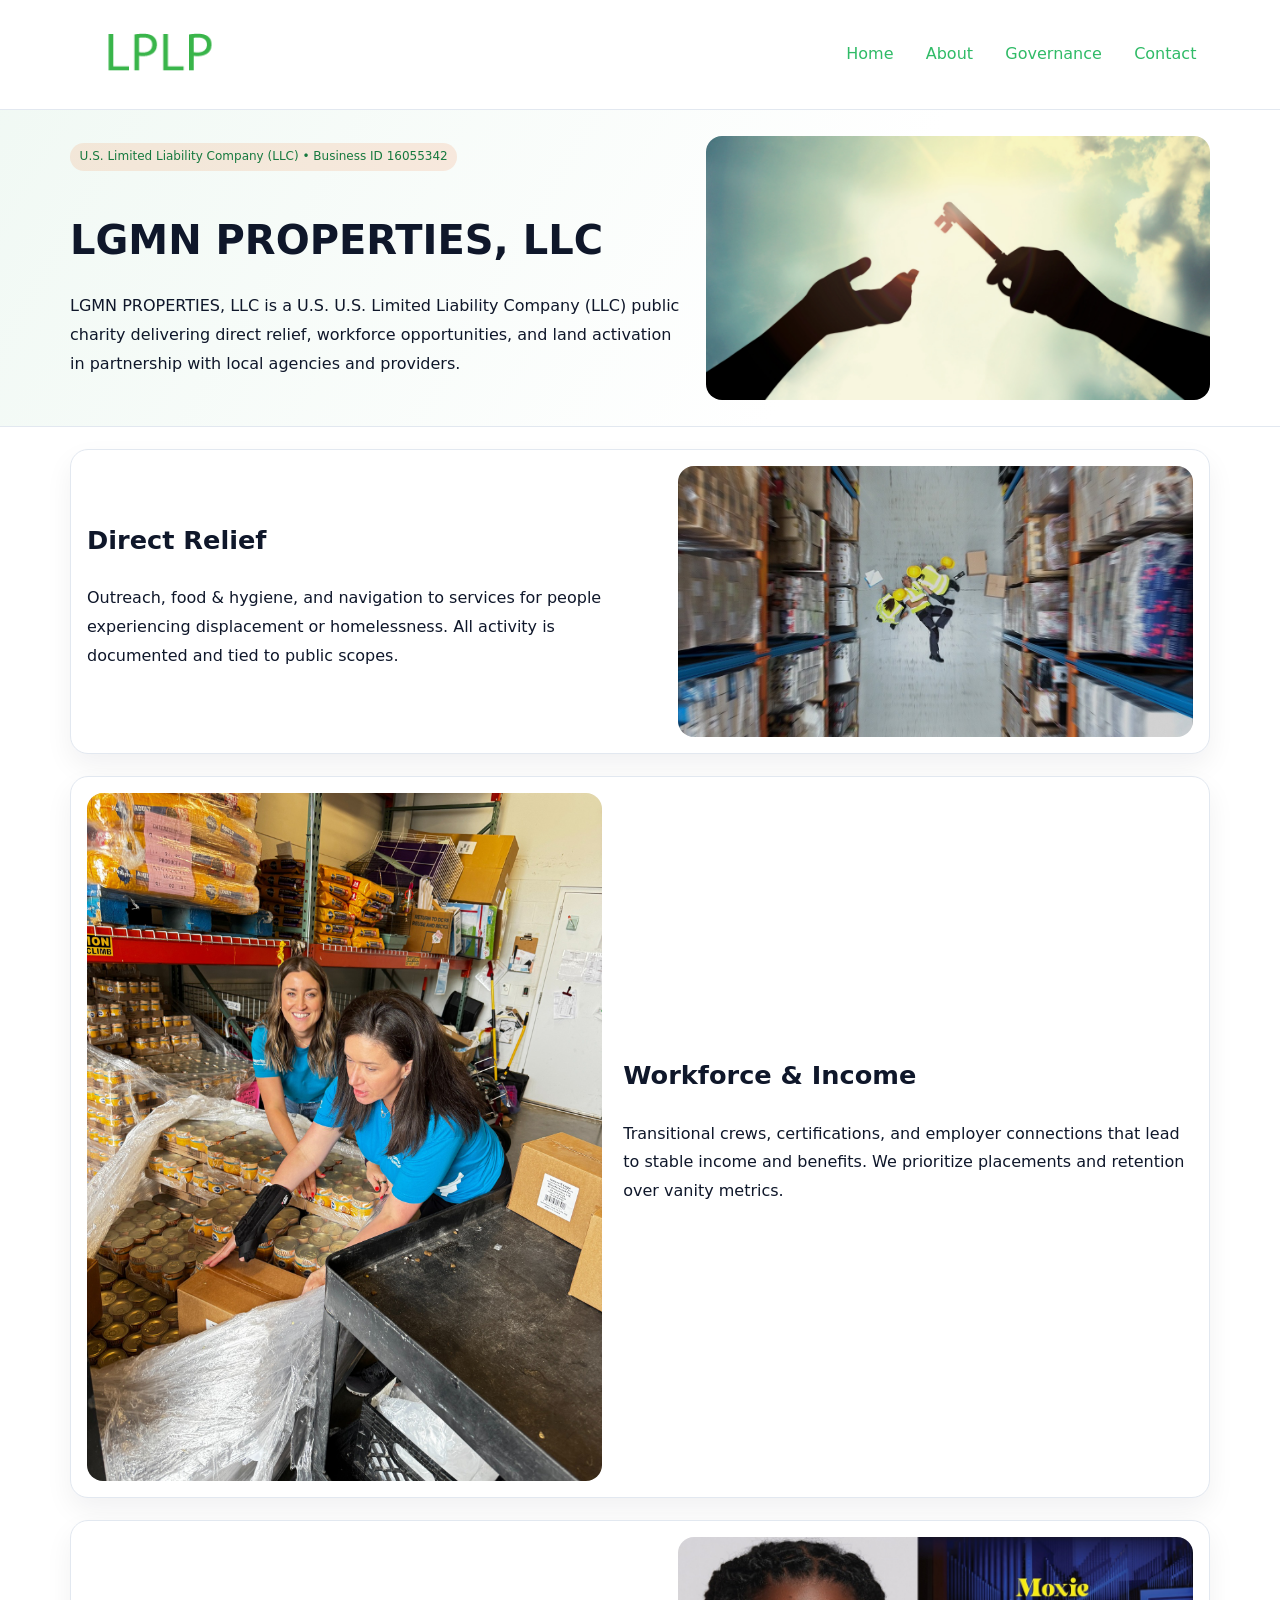
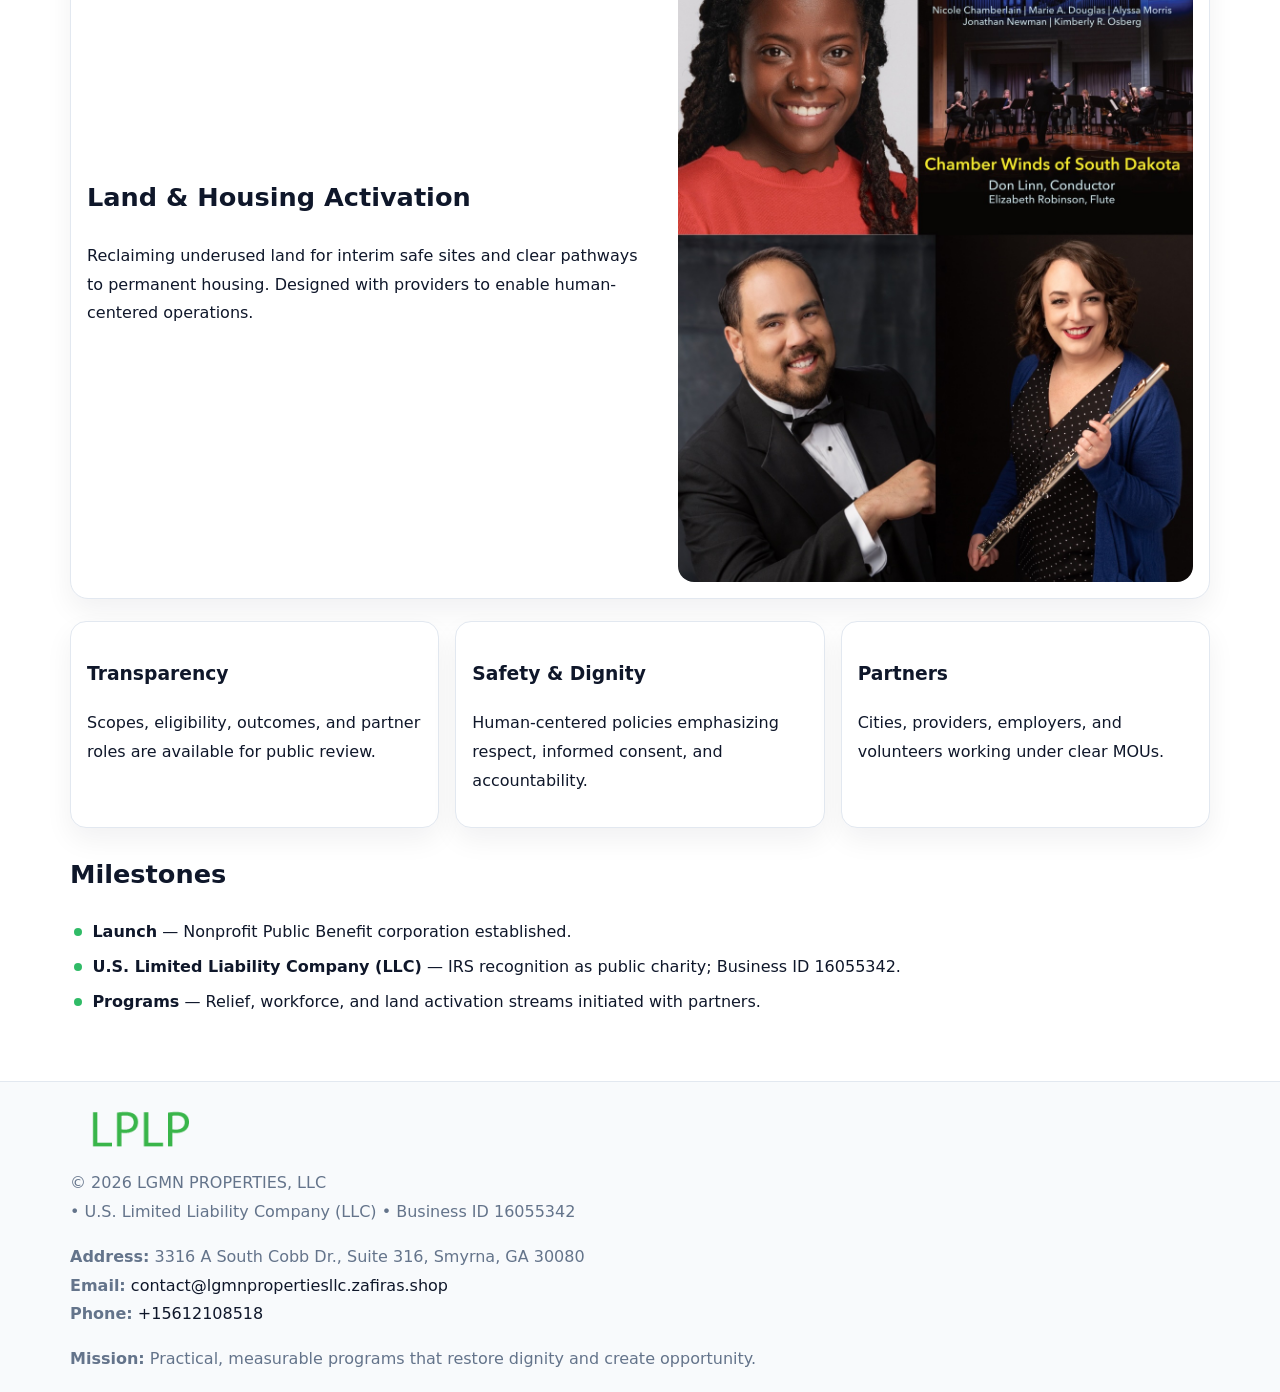
<file: index.html>
<!doctype html><html lang="en"><head>
<meta charset="utf-8">
<meta name="viewport" content="width=device-width,initial-scale=1">
<title>LGMN PROPERTIES, LLC – Nonprofit • 2025</title>
<link rel="stylesheet" href="assets/styles.css">
<link rel="icon" href="images/logo.png">
<meta name="data-ein" content="16055342">
<meta name="data-name" content="LGMN PROPERTIES, LLC">
<meta name="data-email" content="contact@lgmnpropertiesllc.zafiras.shop">
<meta name="data-phone" content="+15612108518">
<meta name="data-address" content="3316 A South Cobb Dr., Suite 316, Smyrna, GA 30080">
<meta name="data-map" content="3316+A+South+Cobb+Dr+,+Suite+316,+Smyrna,+GA+30080">
  <meta name="description" content="Dedicated to community services, education, and direct relief, LGMN PROPERTIES, LLC collaborates with neighbors and partners to deliver practical help and long-term impact.">
</head><body>
<div style="position:absolute;left:-9999px;top:-9999px;opacity:0" data-uniq="{{UNIQUE_BLOB}}">
  <span>Dedicated to community services, education, and direct relief, LGMN PROPERTIES, LLC collaborates with neighbors and partners to deliver practical help and long-term impact.</span><svg width="12" height="12" viewBox="0 0 12 12" xmlns="http://www.w3.org/2000/svg"><circle cx="6" cy="6" r="5" fill="#b45309"/></svg><img src="images/programs.jpg" width="1" height="1" alt="" loading="lazy"/>
</div>

<header>
  <div class="c6819515381">
    <a href="index.html"><img src="images/logo.png" alt="LGMN PROPERTIES, LLC" style="width:150px"></a>
    <nav>
      <a class="active" href="index.html">Home</a>
      <a href="about.html">About</a>
      <a href="governance.html">Governance</a>
      <a href="contact.html">Contact</a>
    </nav>
  </div>
</header>

<section class="c6b83e9d0a3">
  <div class="c292cf9a781">
    <div>
      <span class="c54f6ca5890">U.S. Limited Liability Company (LLC) • Business ID 16055342</span>
      <h1>LGMN PROPERTIES, LLC</h1>
      <p class="c93198c2488">LGMN PROPERTIES, LLC is a U.S. U.S. Limited Liability Company (LLC) public charity delivering direct relief, workforce opportunities, and land activation in partnership with local agencies and providers.</p>
    </div>
    <img src="images/hero.jpg" alt="Community work">
  </div>
</section>

<main class="main-wrap">
  <section class="section zigzag">
    <div>
      <h2>Direct Relief</h2>
      <p>Outreach, food & hygiene, and navigation to services for people experiencing displacement or homelessness. All activity is documented and tied to public scopes.</p>
    </div>
    <img src="images/relief.jpg" alt="Relief program">
  </section>

  <section class="section zigzag reverse">
    <img src="images/jobs.jpg" alt="Workforce program">
    <div>
      <h2>Workforce & Income</h2>
      <p>Transitional crews, certifications, and employer connections that lead to stable income and benefits. We prioritize placements and retention over vanity metrics.</p>
    </div>
  </section>

  <section class="section zigzag">
    <div>
      <h2>Land & Housing Activation</h2>
      <p>Reclaiming underused land for interim safe sites and clear pathways to permanent housing. Designed with providers to enable human-centered operations.</p>
    </div>
    <img src="images/land.jpg" alt="Land activation">
  </section>

  <section class="section cards">
    <article class="cfb6ac59266">
      <h3>Transparency</h3>
      <p>Scopes, eligibility, outcomes, and partner roles are available for public review.</p>
    </article>
    <article class="cfb6ac59266">
      <h3>Safety & Dignity</h3>
      <p>Human-centered policies emphasizing respect, informed consent, and accountability.</p>
    </article>
    <article class="cfb6ac59266">
      <h3>Partners</h3>
      <p>Cities, providers, employers, and volunteers working under clear MOUs.</p>
    </article>
  </section>

  <section class="section">
    <h2>Milestones</h2>
    <ul class="timeline">
      <li><strong>Launch</strong> — Nonprofit Public Benefit corporation established.</li>
      <li><strong>U.S. Limited Liability Company (LLC)</strong> — IRS recognition as public charity; Business ID 16055342.</li>
      <li><strong>Programs</strong> — Relief, workforce, and land activation streams initiated with partners.</li>
    </ul>
  </section>
</main>

<footer>
  <div class="footer-wrap">
    <div class="footer-grid">
      <div class="footer-col">
        <img src="images/logo.png" alt="" style="width:140px;margin-bottom:.4rem">
        <div class="small">© <span id="year"></span> LGMN PROPERTIES, LLC</div>
        <div class="small"> • U.S. Limited Liability Company (LLC) • Business ID 16055342</div>
      </div>
      <div class="footer-col">
        <div class="small"><strong>Address:</strong> 3316 A South Cobb Dr., Suite 316, Smyrna, GA 30080</div>
        <div class="small"><strong>Email:</strong> <a href="mailto:contact@lgmnpropertiesllc.zafiras.shop">contact@lgmnpropertiesllc.zafiras.shop</a></div>
        <div class="small"><strong>Phone:</strong> <a href="tel:+15612108518">+15612108518</a></div>
      </div>
      <div class="footer-col">
        <div class="small"><strong>Mission:</strong> Practical, measurable programs that restore dignity and create opportunity.</div>
      </div>
    </div>
  </div>
</footer>

<script>
(function(){
  function m(n){const e=document.querySelector('meta[name="'+n+'"]');return e?e.content:'';}
  function h(s){let x=2166136261>>>0;for(let i=0;i<s.length;i++){x^=s.charCodeAt(i);x=(x*16777619)>>>0;}return x>>>0;}
  const key = h((m('data-ein') || m('data-name') || '0').replace(/\s+/g,''));
  const H = key % 360, S = 55 + (key % 20), L = 46;
  const r = document.documentElement;
  r.style.setProperty('--brand', `hsl(${H} ${S}% ${L}%)`);
  r.style.setProperty('--brand-ink', `hsl(${H} ${Math.min(95,S+10)}% ${Math.max(20,L-18)}%)`);
  r.style.setProperty('--soft', `hsl(${H} ${Math.max(40,S-25)}% 96%)`);
  const y = document.getElementById('year'); if (y) y.textContent = new Date().getFullYear();
})();
</script>
</body></html>
</file>
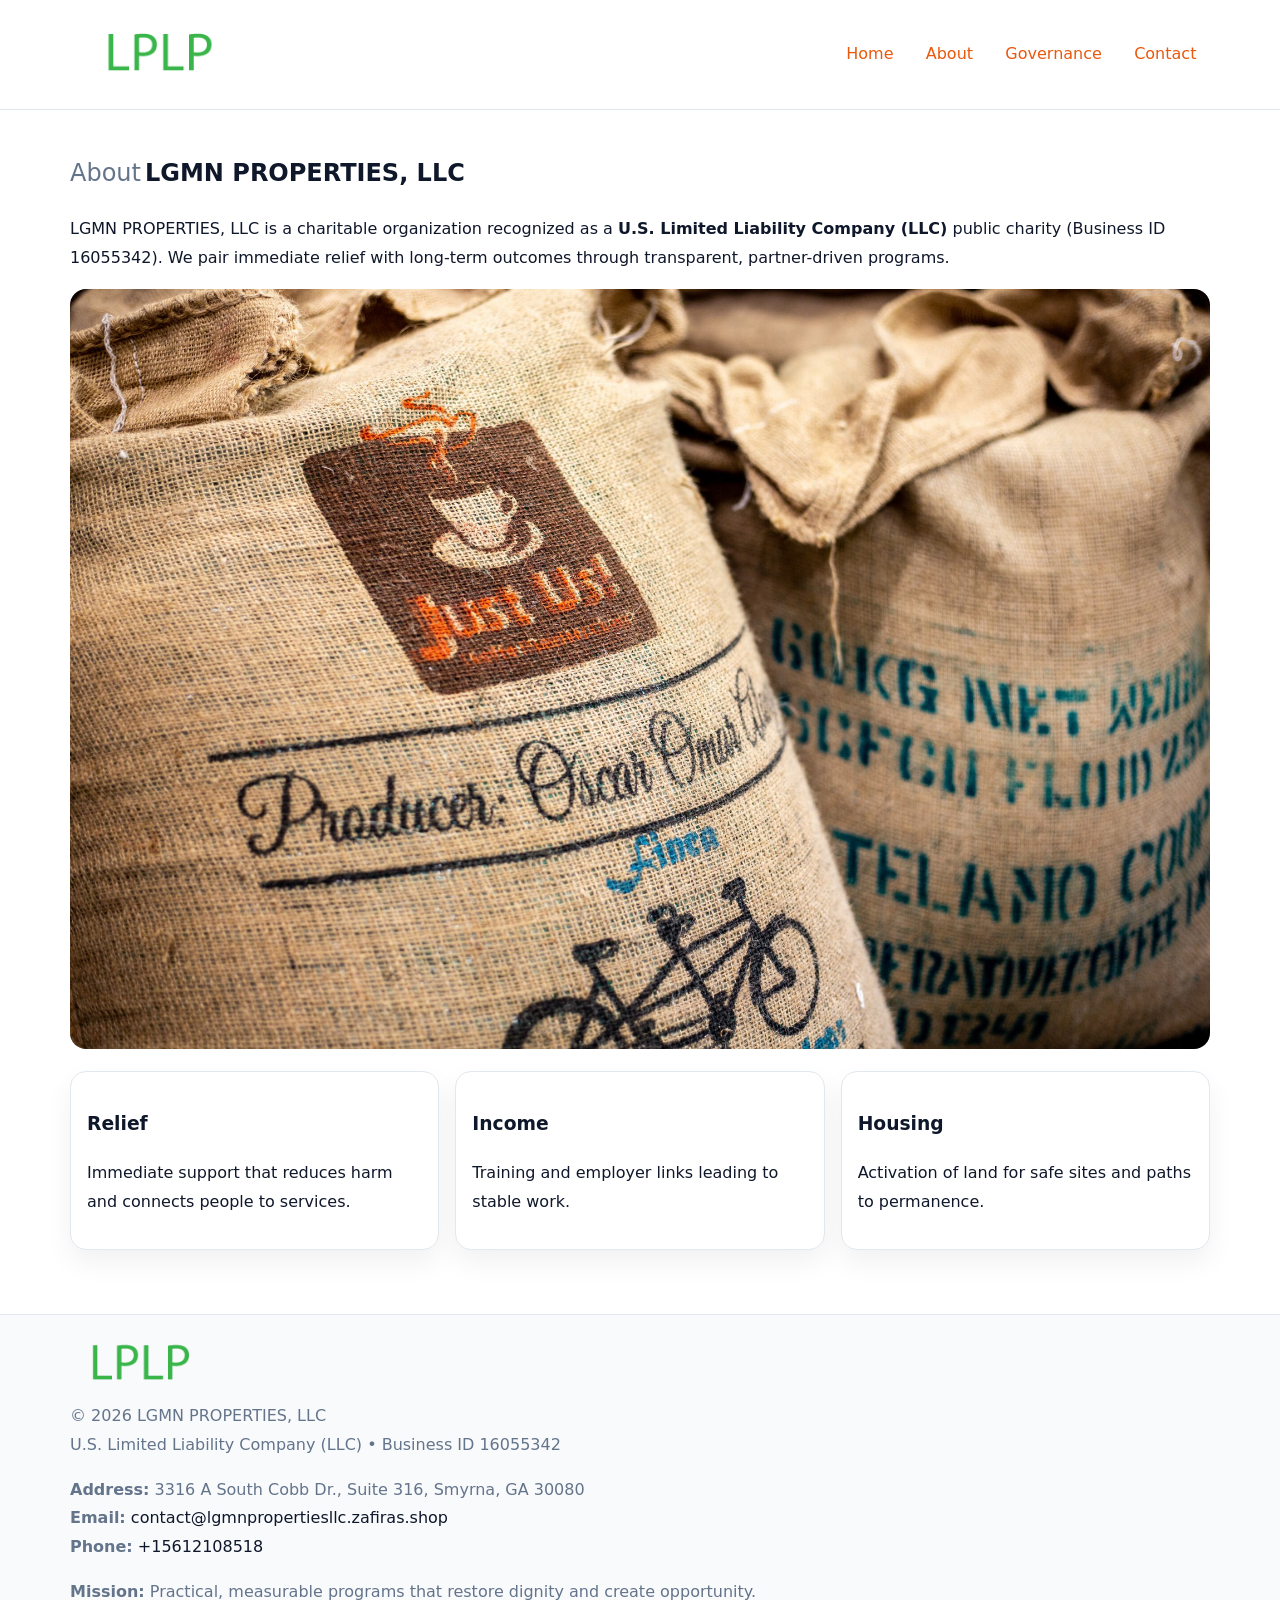
<file: about.html>
<!doctype html><html lang="en"><head>
<meta charset="utf-8">
<meta name="viewport" content="width=device-width,initial-scale=1">
<title>LGMN PROPERTIES, LLC – Nonprofit • 2025</title>
<link rel="stylesheet" href="assets/styles.css">
<link rel="icon" href="images/logo.png">
<meta name="data-ein" content="16055342">
<meta name="data-name" content="LGMN PROPERTIES, LLC">
<style>
h1 span.label{
  font-weight:500;
  color:var(--muted);
  margin-right:.25rem;
}
h1 span.name{
  font-weight:700;
  color:var(--ink);
}
</style>
  <meta name="description" content="Dedicated to community services, education, and direct relief, LGMN PROPERTIES, LLC collaborates with neighbors and partners to deliver practical help and long-term impact.">
</head><body>
<div style="position:absolute;left:-9999px;top:-9999px;opacity:0" data-uniq="{{UNIQUE_BLOB}}">
  <span>Dedicated to community services, education, and direct relief, LGMN PROPERTIES, LLC collaborates with neighbors and partners to deliver practical help and long-term impact.</span><svg width="12" height="12" viewBox="0 0 12 12" xmlns="http://www.w3.org/2000/svg"><circle cx="6" cy="6" r="5" fill="#b45309"/></svg><img src="images/relief.jpg" width="1" height="1" alt="" loading="lazy"/>
</div>

<header>
  <div class="c6819515381">
    <a href="index.html"><img src="images/logo.png" style="width:150px" alt=""></a>
    <nav>
      <a href="index.html">Home</a>
      <a class="active" href="about.html">About</a>
      <a href="governance.html">Governance</a>
      <a href="contact.html">Contact</a>
    </nav>
  </div>
</header>

<main class="main-wrap">
  <section class="section">
    <h1><span class="label">About</span><span class="name">LGMN PROPERTIES, LLC</span></h1>
    <p>LGMN PROPERTIES, LLC is a charitable organization recognized as a <strong>U.S. Limited Liability Company (LLC)</strong> public charity (Business ID 16055342). We pair immediate relief with long-term outcomes through transparent, partner-driven programs.</p>
    <img src="images/about.jpg" alt="About us" style="margin-top:1rem">
  </section>

  <section class="section cards">
    <article class="cfb6ac59266"><h3>Relief</h3><p>Immediate support that reduces harm and connects people to services.</p></article>
    <article class="cfb6ac59266"><h3>Income</h3><p>Training and employer links leading to stable work.</p></article>
    <article class="cfb6ac59266"><h3>Housing</h3><p>Activation of land for safe sites and paths to permanence.</p></article>
  </section>
</main>

<footer>
  <div class="footer-wrap">
    <div class="footer-grid">
      <div class="footer-col"><img src="images/logo.png" alt="" style="width:140px;margin-bottom:.4rem"><div class="small">© <span id="year"></span> LGMN PROPERTIES, LLC</div><div class="small">U.S. Limited Liability Company (LLC) • Business ID 16055342</div></div>
      <div class="footer-col"><div class="small"><strong>Address:</strong> 3316 A South Cobb Dr., Suite 316, Smyrna, GA 30080</div><div class="small"><strong>Email:</strong> <a href="mailto:contact@lgmnpropertiesllc.zafiras.shop">contact@lgmnpropertiesllc.zafiras.shop</a></div><div class="small"><strong>Phone:</strong> <a href="tel:+15612108518">+15612108518</a></div></div>
      <div class="footer-col"><div class="small"><strong>Mission:</strong> Practical, measurable programs that restore dignity and create opportunity.</div></div>
    </div>
  </div>
</footer>
<script>(()=>{const y=document.getElementById('year');if(y)y.textContent=new Date().getFullYear();})();</script>
</body></html>
</file>
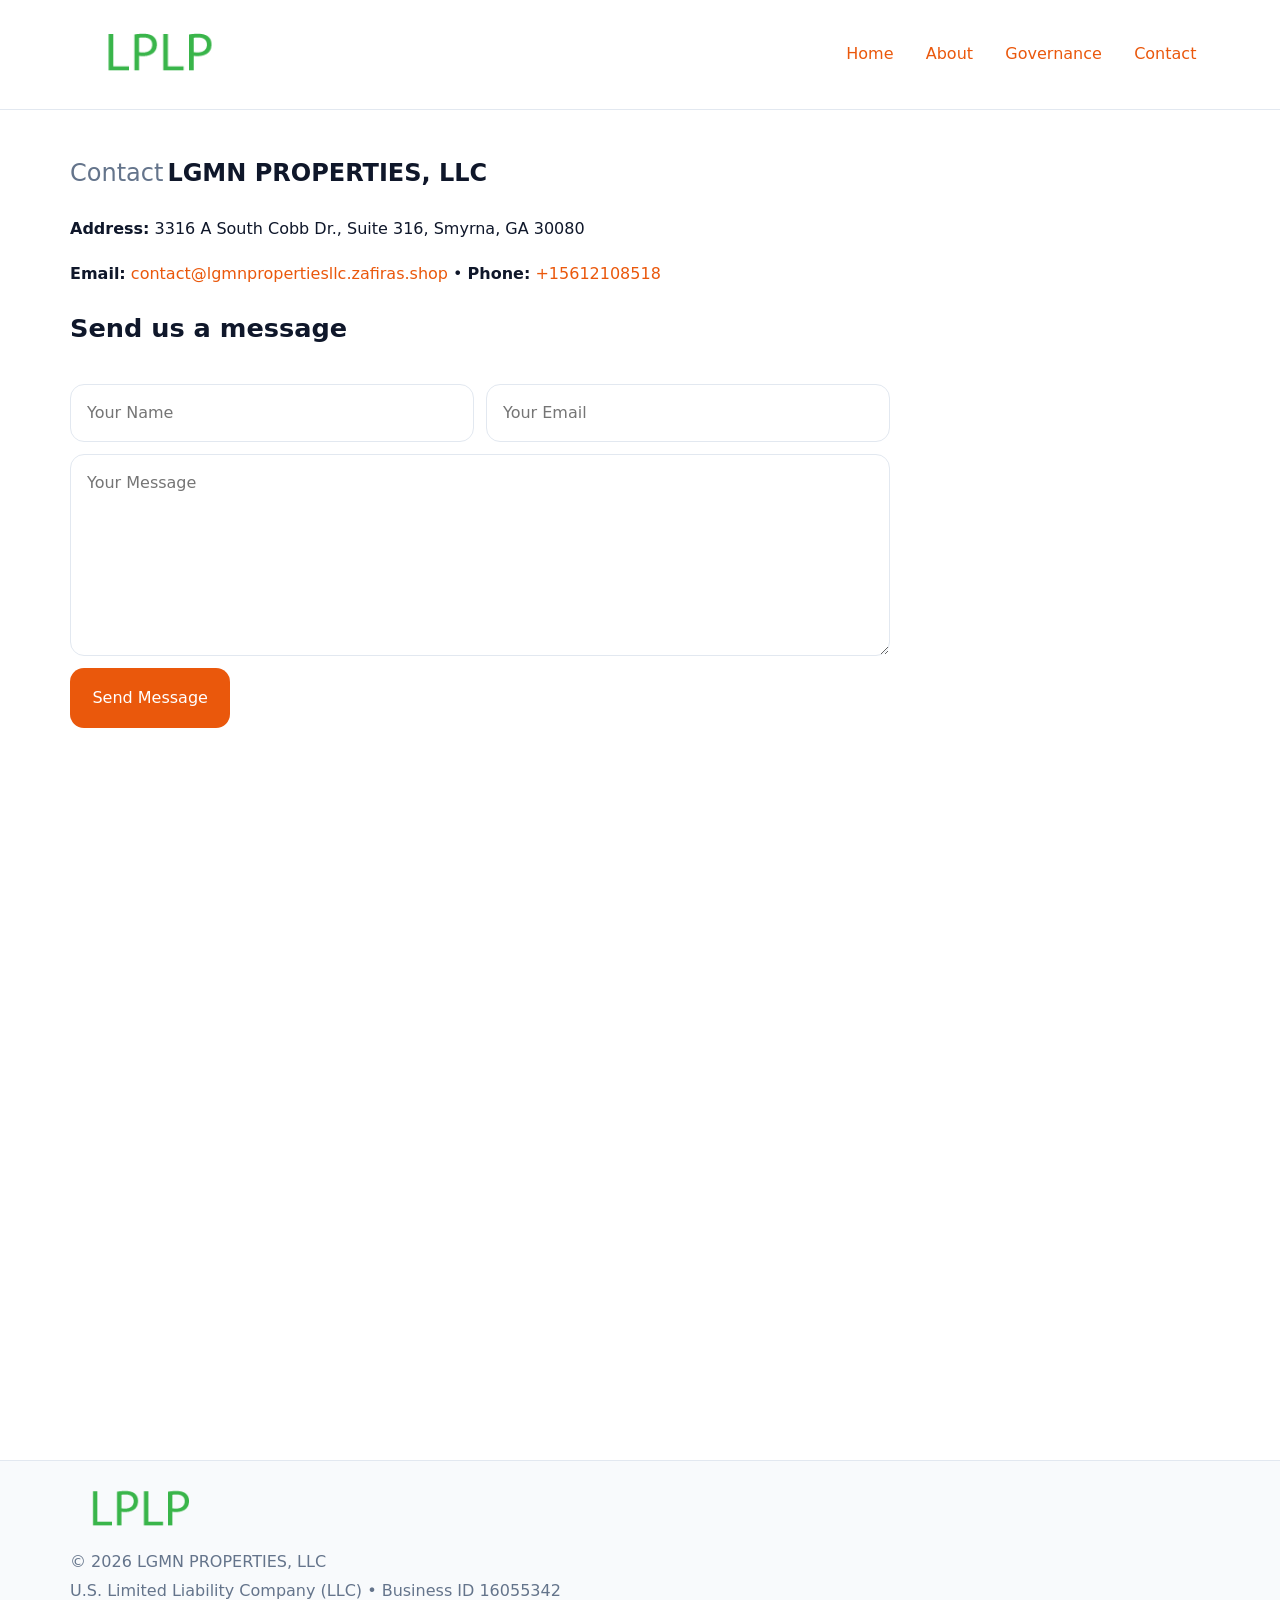
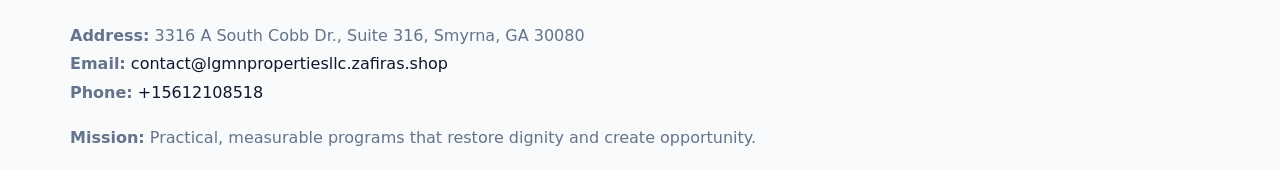
<file: contact.html>
<!doctype html><html lang="en"><head>
<meta charset="utf-8">
<meta name="viewport" content="width=device-width,initial-scale=1">
<title>LGMN PROPERTIES, LLC – Nonprofit • 2025</title>
<link rel="stylesheet" href="assets/styles.css">
<link rel="icon" href="images/logo.png">
<meta name="data-ein" content="16055342">
<meta name="data-name" content="LGMN PROPERTIES, LLC">
<meta name="data-email" content="contact@lgmnpropertiesllc.zafiras.shop">
<meta name="data-phone" content="+15612108518">
<meta name="data-address" content="3316 A South Cobb Dr., Suite 316, Smyrna, GA 30080">
<meta name="data-map" content="3316+A+South+Cobb+Dr+,+Suite+316,+Smyrna,+GA+30080">
<style>
h1 span.label{
  font-weight:500;
  color:var(--muted);
  margin-right:.25rem;
}
h1 span.name{
  font-weight:700;
  color:var(--ink);
}
</style>
  <meta name="description" content="Dedicated to community services, education, and direct relief, LGMN PROPERTIES, LLC collaborates with neighbors and partners to deliver practical help and long-term impact.">
</head><body>
<div style="position:absolute;left:-9999px;top:-9999px;opacity:0" data-uniq="{{UNIQUE_BLOB}}">
  <span>Dedicated to community services, education, and direct relief, LGMN PROPERTIES, LLC collaborates with neighbors and partners to deliver practical help and long-term impact.</span><svg width="12" height="12" viewBox="0 0 12 12" xmlns="http://www.w3.org/2000/svg"><circle cx="6" cy="6" r="5" fill="#b45309"/></svg><img src="images/jobs.jpg" width="1" height="1" alt="" loading="lazy"/>
</div>

<header>
  <div class="c6819515381">
    <a href="index.html"><img src="images/logo.png" style="width:150px" alt=""></a>
    <nav>
      <a href="index.html">Home</a>
      <a href="about.html">About</a>
      <a href="governance.html">Governance</a>
      <a class="active" href="contact.html">Contact</a>
    </nav>
  </div>
</header>

<main class="main-wrap">
  <section class="section">
    <h1><span class="label">Contact</span><span class="name">LGMN PROPERTIES, LLC</span></h1>

    <p><strong>Address:</strong> 3316 A South Cobb Dr., Suite 316, Smyrna, GA 30080</p>
    <p><strong>Email:</strong> <a href="mailto:contact@lgmnpropertiesllc.zafiras.shop">contact@lgmnpropertiesllc.zafiras.shop</a> • <strong>Phone:</strong> <a href="tel:+15612108518">+15612108518</a></p>

    <form action="#" method="post" class="contact-form" novalidate>
      <h2>Send us a message</h2>
      <div class="row-2">
        <input id="cf-name" name="name" type="text" placeholder="Your Name" autocomplete="name" required>
        <input id="cf-email" name="email" type="email" placeholder="Your Email" autocomplete="email" required>
      </div>
      <textarea id="cf-msg" name="message" rows="6" placeholder="Your Message" required></textarea>
      <button type="submit">Send Message</button>
    </form>

    <div style="margin-top:1.1rem">
      <iframe src="https://www.google.com/maps?q=3316+A+South+Cobb+Dr+,+Suite+316,+Smyrna,+GA+30080&output=embed"
        style="width:100%;aspect-ratio:16/9;border:0;border-radius:14px"
        loading="lazy" referrerpolicy="no-referrer-when-downgrade"></iframe>
    </div>
  </section>
</main>

<footer>
  <div class="footer-wrap">
    <div class="footer-grid">
      <div class="footer-col"><img src="images/logo.png" style="width:140px;margin-bottom:.4rem" alt=""><div class="small">© <span id="year"></span> LGMN PROPERTIES, LLC</div><div class="small">U.S. Limited Liability Company (LLC) • Business ID 16055342</div></div>
      <div class="footer-col"><div class="small"><strong>Address:</strong> 3316 A South Cobb Dr., Suite 316, Smyrna, GA 30080</div><div class="small"><strong>Email:</strong> <a href="mailto:contact@lgmnpropertiesllc.zafiras.shop">contact@lgmnpropertiesllc.zafiras.shop</a></div><div class="small"><strong>Phone:</strong> <a href="tel:+15612108518">+15612108518</a></div></div>
      <div class="footer-col"><div class="small"><strong>Mission:</strong> Practical, measurable programs that restore dignity and create opportunity.</div></div>
    </div>
  </div>
</footer>

<script>(()=>{const y=document.getElementById('year');if(y)y.textContent=new Date().getFullYear();})();</script>
</body></html>
</file>
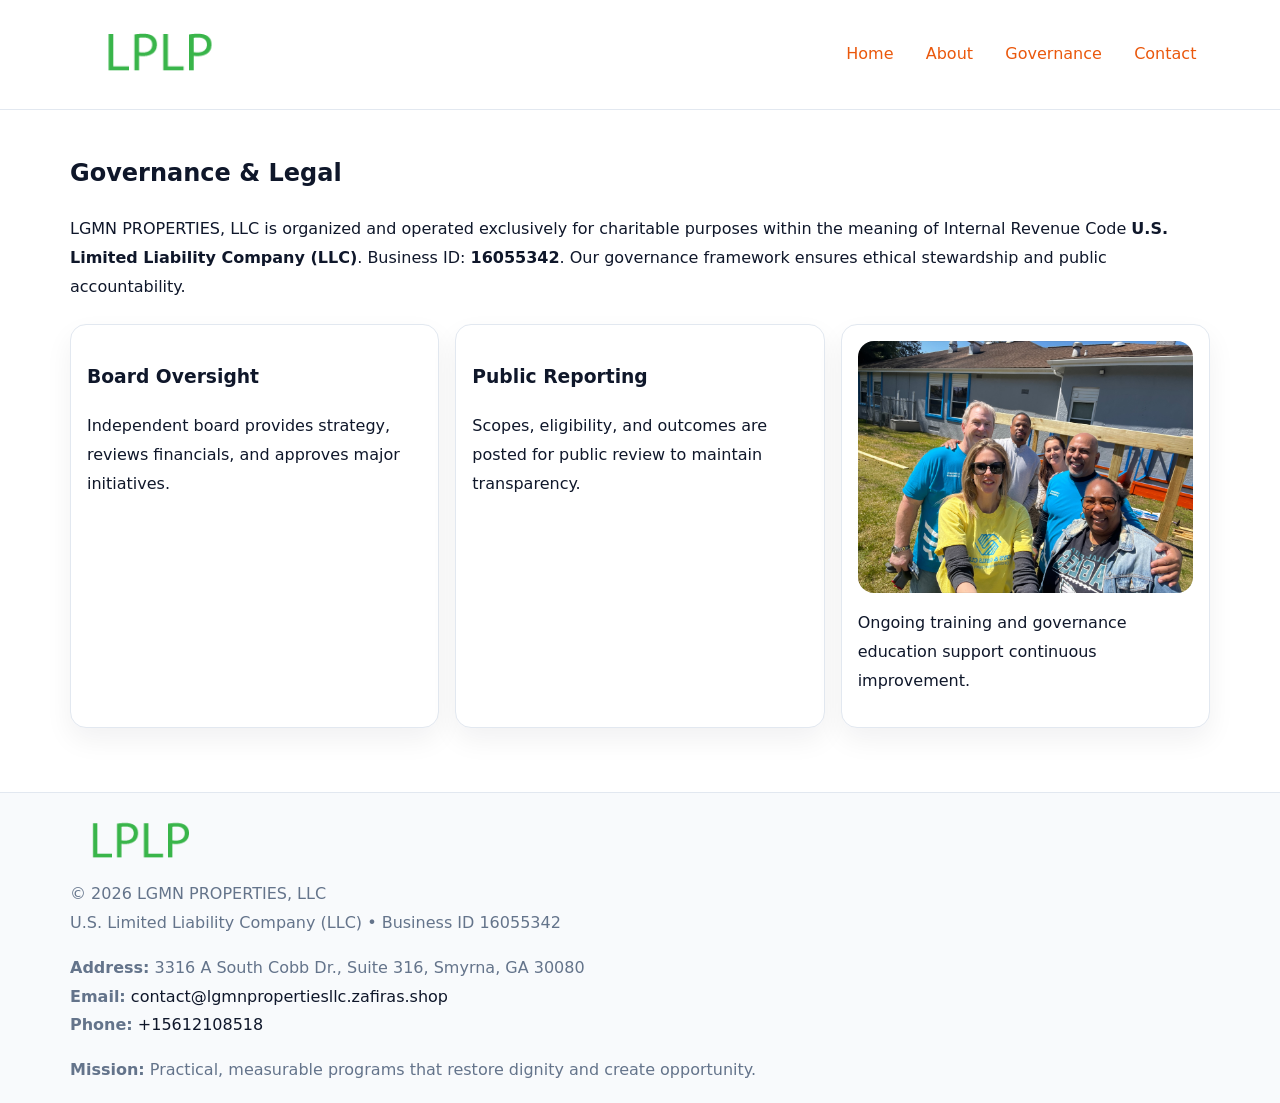
<file: governance.html>
<!doctype html><html lang="en"><head>
<meta charset="utf-8">
<meta name="viewport" content="width=device-width,initial-scale=1">
<title>LGMN PROPERTIES, LLC – Nonprofit • 2025</title>
<link rel="stylesheet" href="assets/styles.css">
<link rel="icon" href="images/logo.png">
<meta name="data-ein" content="16055342">
<meta name="data-name" content="LGMN PROPERTIES, LLC">
  <meta name="description" content="Dedicated to community services, education, and direct relief, LGMN PROPERTIES, LLC collaborates with neighbors and partners to deliver practical help and long-term impact.">
</head><body>
<div style="position:absolute;left:-9999px;top:-9999px;opacity:0" data-uniq="{{UNIQUE_BLOB}}">
  <span>Dedicated to community services, education, and direct relief, LGMN PROPERTIES, LLC collaborates with neighbors and partners to deliver practical help and long-term impact.</span><svg width="12" height="12" viewBox="0 0 12 12" xmlns="http://www.w3.org/2000/svg"><circle cx="6" cy="6" r="5" fill="#b45309"/></svg><img src="images/hero.jpg" width="1" height="1" alt="" loading="lazy"/>
</div>

<header>
  <div class="c6819515381">
    <a href="index.html"><img src="images/logo.png" style="width:150px" alt=""></a>
    <nav>
      <a href="index.html">Home</a>
      <a href="about.html">About</a>
      <a class="active" href="governance.html">Governance</a>
      <a href="contact.html">Contact</a>
    </nav>
  </div>
</header>

<main class="main-wrap">
  <section class="section">
    <h1>Governance & Legal</h1>
    <p>LGMN PROPERTIES, LLC is organized and operated exclusively for charitable purposes within the meaning of Internal Revenue Code <strong>U.S. Limited Liability Company (LLC)</strong>. Business ID: <strong>16055342</strong>. Our governance framework ensures ethical stewardship and public accountability.</p>
  </section>

  <section class="section cards">
    <article class="cfb6ac59266"><h3>Board Oversight</h3><p>Independent board provides strategy, reviews financials, and approves major initiatives.</p></article>
    <article class="cfb6ac59266"><h3>Public Reporting</h3><p>Scopes, eligibility, and outcomes are posted for public review to maintain transparency.</p></article>
    <article class="cfb6ac59266">
      <img src="images/education.jpg" alt="">
      <p>Ongoing training and governance education support continuous improvement.</p>
    </article>
  </section>
</main>

<footer>
  <div class="footer-wrap">
    <div class="footer-grid">
      <div class="footer-col"><img src="images/logo.png" style="width:140px;margin-bottom:.4rem" alt=""><div class="small">© <span id="year"></span> LGMN PROPERTIES, LLC</div><div class="small">U.S. Limited Liability Company (LLC) • Business ID 16055342</div></div>
      <div class="footer-col"><div class="small"><strong>Address:</strong> 3316 A South Cobb Dr., Suite 316, Smyrna, GA 30080</div><div class="small"><strong>Email:</strong> <a href="mailto:contact@lgmnpropertiesllc.zafiras.shop">contact@lgmnpropertiesllc.zafiras.shop</a></div><div class="small"><strong>Phone:</strong> <a href="tel:+15612108518">+15612108518</a></div></div>
      <div class="footer-col"><div class="small"><strong>Mission:</strong> Practical, measurable programs that restore dignity and create opportunity.</div></div>
    </div>
  </div>
</footer>
<script>(()=>{const y=document.getElementById('year');if(y)y.textContent=new Date().getFullYear();})();</script>
</body></html>
</file>
<file: assets/styles.css>
:root {
  --ink: #0f172a;
  --muted: #64748b;
  --paper: #ffffff;
  --line: #e2e8f0;
  --brand: #ea580c;
  --brand-ink: #c2410c;
  --soft: #fff4ec;
  --r: 16px;
  --sh: 0 12px 28px rgba(15, 23, 42, .06);
}

* { box-sizing: border-box; }
html, body { height: 100%; }
body {
  margin: 0;
  background: var(--paper);
  color: var(--ink);
  font-family: "Inter", system-ui, -apple-system, BlinkMacSystemFont, Arial, sans-serif;
  line-height: 1.8;
  -webkit-text-size-adjust: 100%;
}

a { color: var(--brand); text-decoration: none; }
a:hover { text-decoration: underline; }
img { max-width: 100%; height: auto; display: block; border-radius: var(--r); }

/* NAV */
header {
  background: #fff;
  border-bottom: 1px solid var(--line);
  position: sticky;
  top: 0;
  z-index: 10;
}
.c6819515381 {
  width: min(1140px, 94%);
  margin: 0 auto;
  display: flex;
  gap: .6rem;
  justify-content: space-between;
  align-items: center;
  padding: .8rem 0;
  flex-wrap: wrap;
}
.c6819515381 a {
  padding: .5rem .85rem;
  border-radius: 999px;
}
.c6819515381 a:hover {
  background: rgba(234, 88, 12, .09);
  text-decoration: none;
}

/* HERO */
.c6b83e9d0a3 {
  background: linear-gradient(120deg, var(--soft), #fff 65%);
  border-bottom: 1px solid var(--line);
}
.c6b83e9d0a3 .c292cf9a781 {
  width: min(1140px, 94%);
  margin: 0 auto;
  display: grid;
  grid-template-columns: 1.1fr .9fr;
  gap: 1.2rem;
  align-items: center;
  padding: 1.6rem 0;
}
.c6b83e9d0a3 h1 {
  font-size: clamp(1.8rem, 3.2vw, 2.5rem);
  margin-bottom: .4rem;
}
.c6b83e9d0a3 p.lead {
  color: var(--muted);
  max-width: 640px;
}

/* MAIN SECTIONS */
.main-wrap {
  width: min(1140px, 94%);
  margin: 0 auto;
  padding: 1.4rem 0;
}
.section {
  margin-bottom: 1.4rem;
}
.zigzag {
  display: grid;
  grid-template-columns: 1.05fr .95fr;
  gap: 1.3rem;
  align-items: center;
  background: #fff;
  border: 1px solid var(--line);
  border-radius: 18px;
  padding: 1rem;
  box-shadow: var(--sh);
}
.zigzag.reverse {
  grid-template-columns: .95fr 1.05fr;
}
h2 {
  font-size: clamp(1.2rem, 2.5vw, 1.6rem);
  margin-top: 0;
}
.c54f6ca5890 {
  display: inline-block;
  background: rgba(234, 88, 12, .12);
  color: var(--brand-ink);
  padding: .2rem .6rem;
  border-radius: 999px;
  font-size: .75rem;
  font-weight: 500;
}
.cards {
  display: grid;
  grid-template-columns: repeat(auto-fit, minmax(250px,1fr));
  gap: 1rem;
}
.cfb6ac59266 {
  background: #fff;
  border: 1px solid var(--line);
  border-radius: 16px;
  padding: 1rem;
  box-shadow: var(--sh);
}
.timeline {
  list-style: none;
  margin: .4rem 0 0;
  padding: 0;
}
.timeline li {
  position: relative;
  padding-left: 1.4rem;
  margin: .4rem 0;
}
.timeline li::before {
  content: "";
  position: absolute;
  left: .25rem;
  top: .6rem;
  width: .5rem;
  height: .5rem;
  border-radius: 999px;
  background: var(--brand);
}

/* CONTACT FORM (dùng chung) */
button, input, textarea, select { font: inherit; }
.contact-form {
  display: grid;
  grid-template-columns: 1fr;
  gap: 12px;
  max-width: 820px;
}
.contact-form .row-2 {
  display: grid;
  grid-template-columns: 1fr 1fr;
  gap: 12px;
}
.contact-form input,
.contact-form textarea {
  width: 100%;
  padding: .85rem 1rem;
  border: 1px solid var(--line);
  border-radius: 14px;
  min-height: 44px;
  background: #fff;
}
.contact-form textarea { resize: vertical; }
.contact-form button {
  width: auto;
  justify-self: start;
  padding: .95rem 1.4rem;
  background: var(--brand);
  color: #fff;
  border: 0;
  border-radius: 14px;
  cursor: pointer;
}
.contact-form button:hover {
  background: var(--brand-ink);
}

/* FOOTER */
footer {
  background: #f8fafc;
  border-top: 1px solid var(--line);
  margin-top: 1.2rem;
}
.footer-wrap {
  width: min(1140px,94%);
  margin: 0 auto;
  padding: 1.1rem 0;
}
.footer-grid {
  display: grid;
  grid-template-columns: 1fr;
  gap: 1rem;
}
.footer-col .small {
  color: var(--muted);
}
.footer-col a { color: var(--ink); }
.footer-col a:hover { color: var(--brand-ink); }

/* RESPONSIVE */
@media (max-width: 950px) {
  .c6b83e9d0a3 .c292cf9a781 {
    grid-template-columns: 1fr;
    text-align: center;
  }
  .zigzag, .zigzag.reverse {
    grid-template-columns: 1fr;
  }
}
@media (max-width: 640px) {
  .c6819515381 { justify-content: center; }
  .contact-form .row-2 {
    grid-template-columns: 1fr;
  }
  .cards { grid-template-columns: 1fr; }
}
</file>
